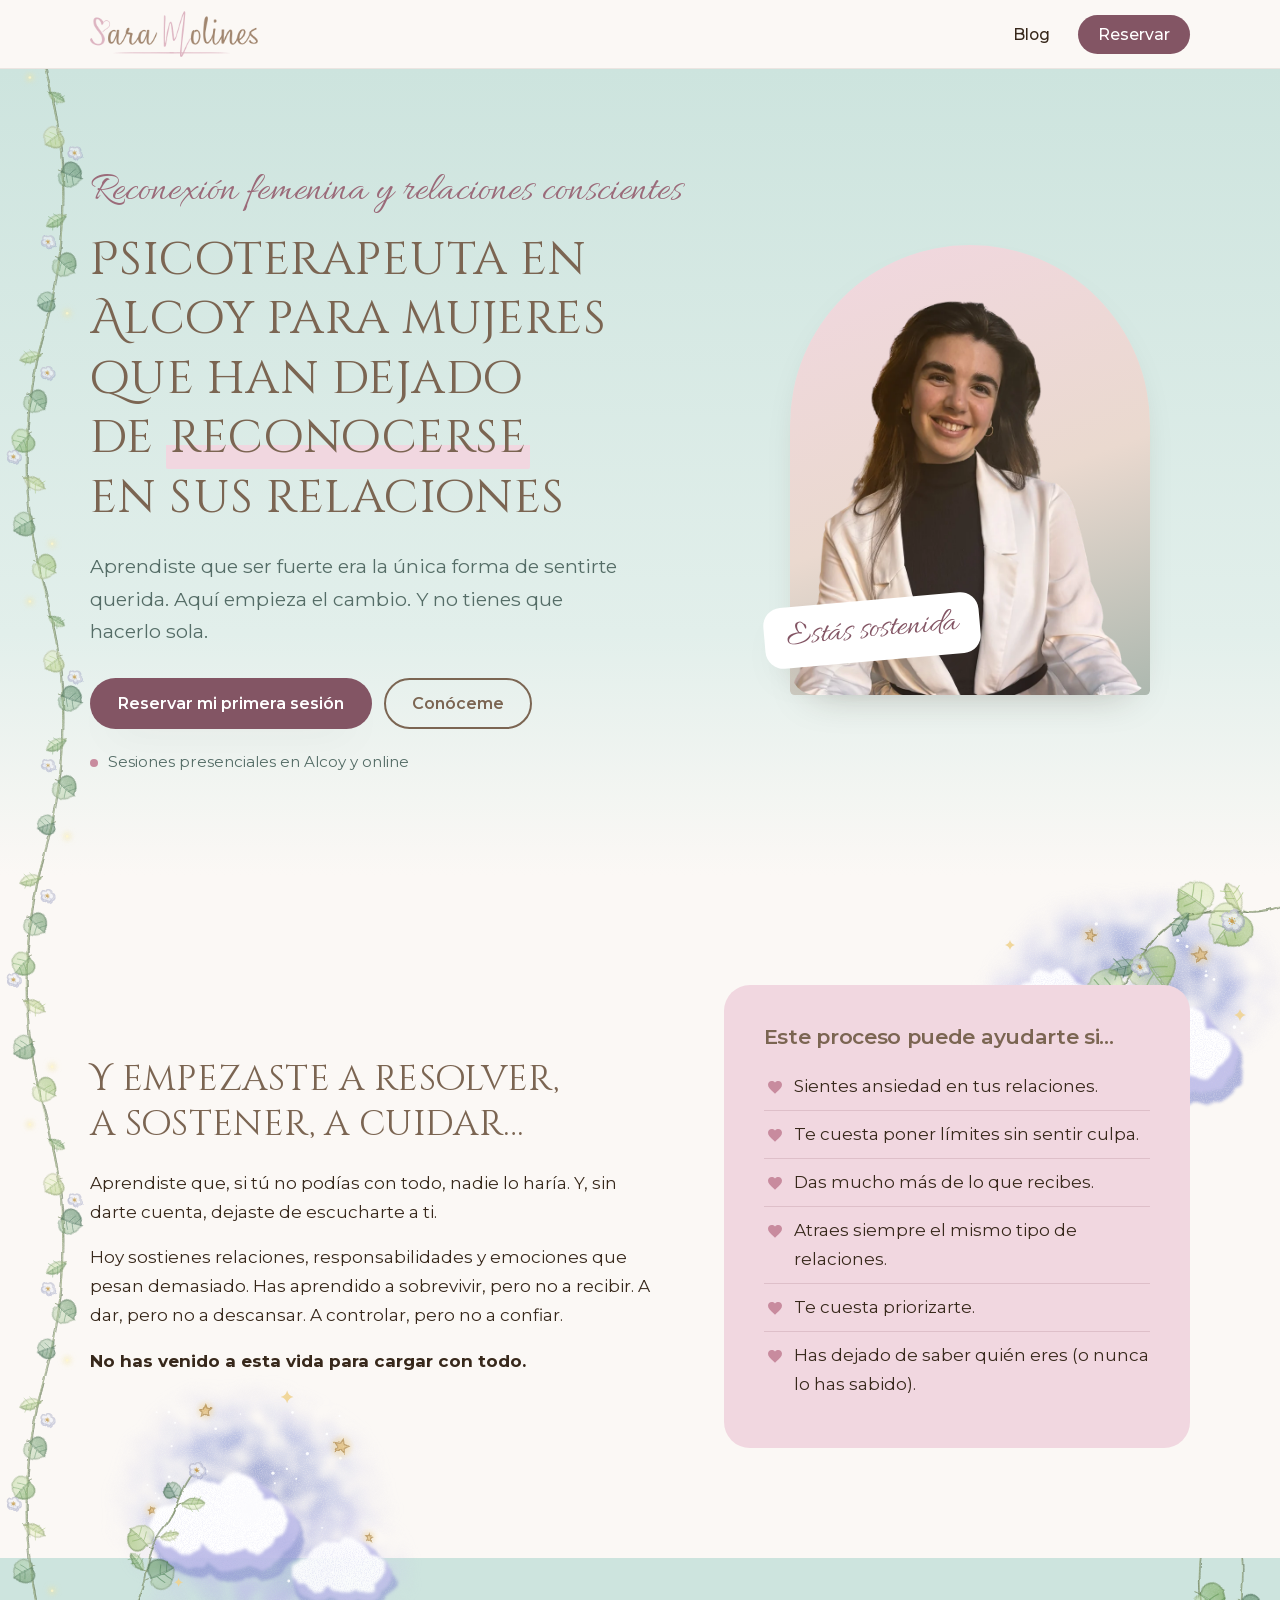
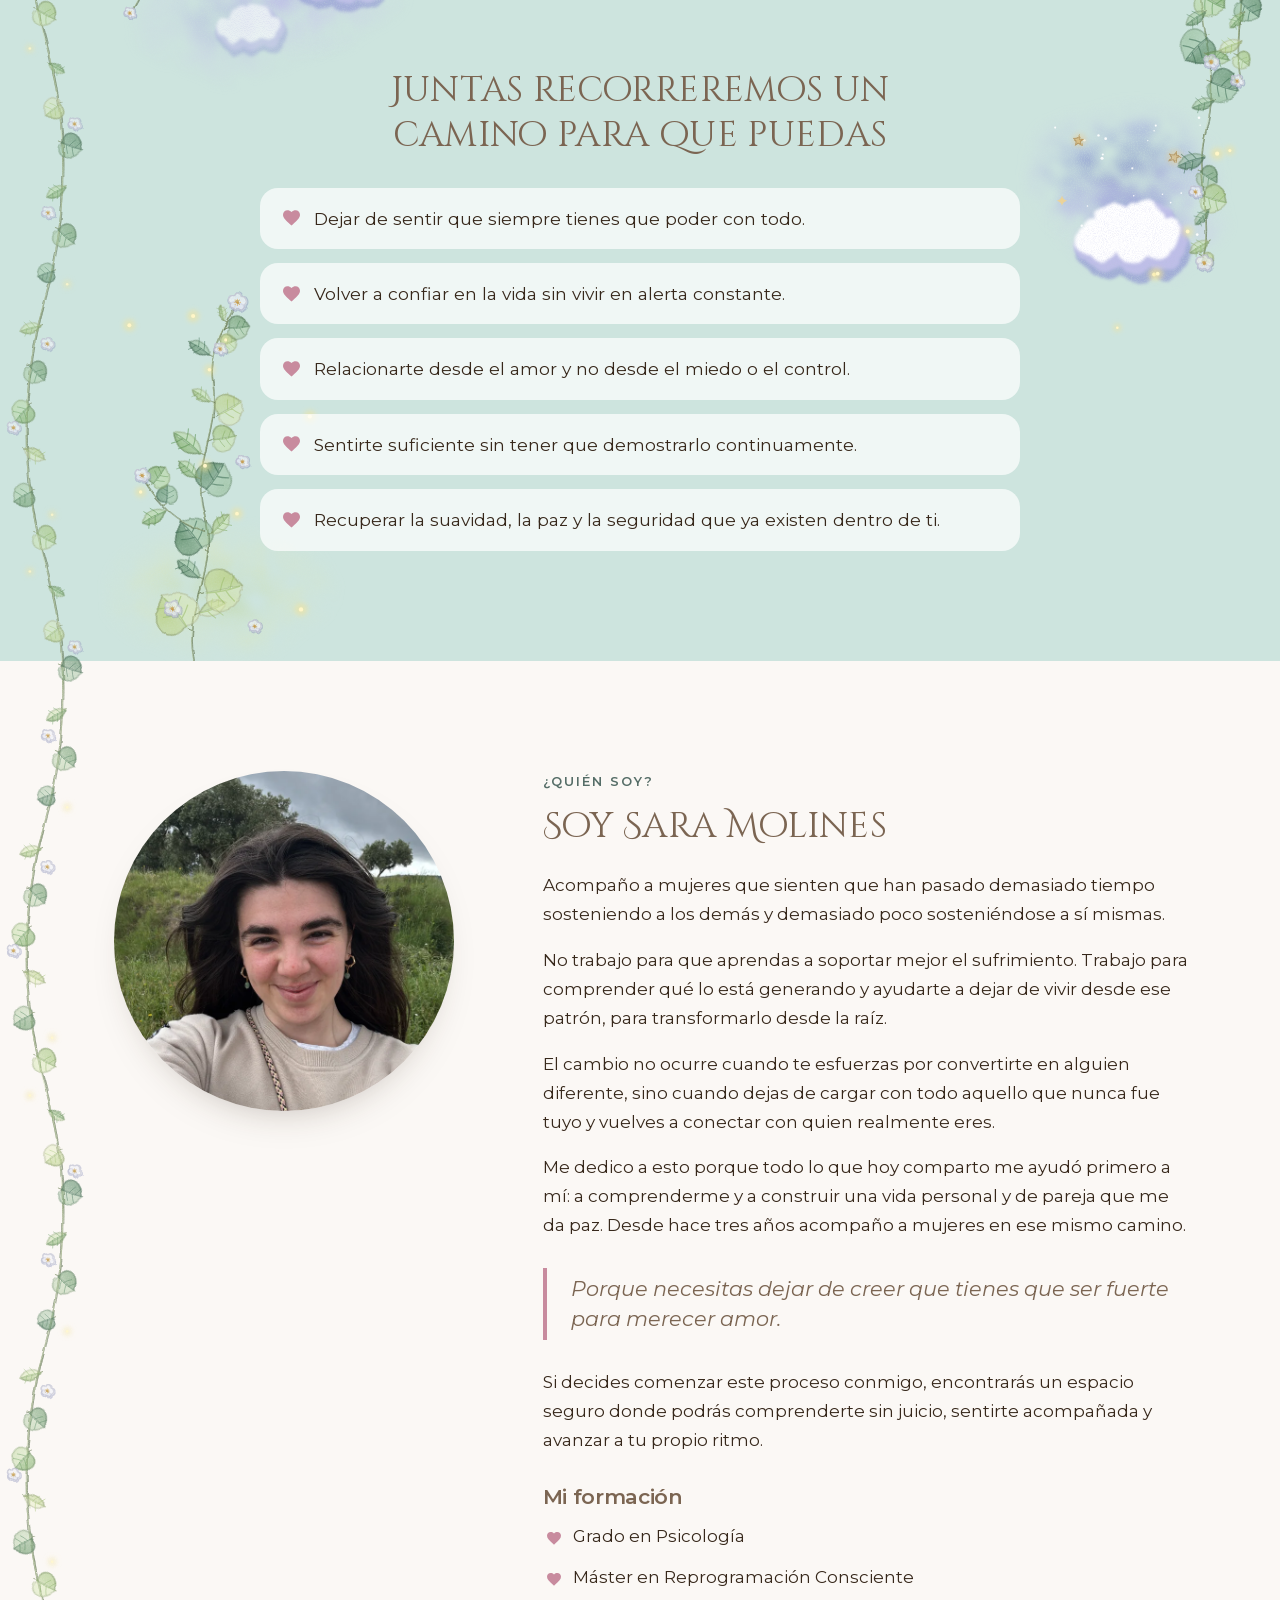
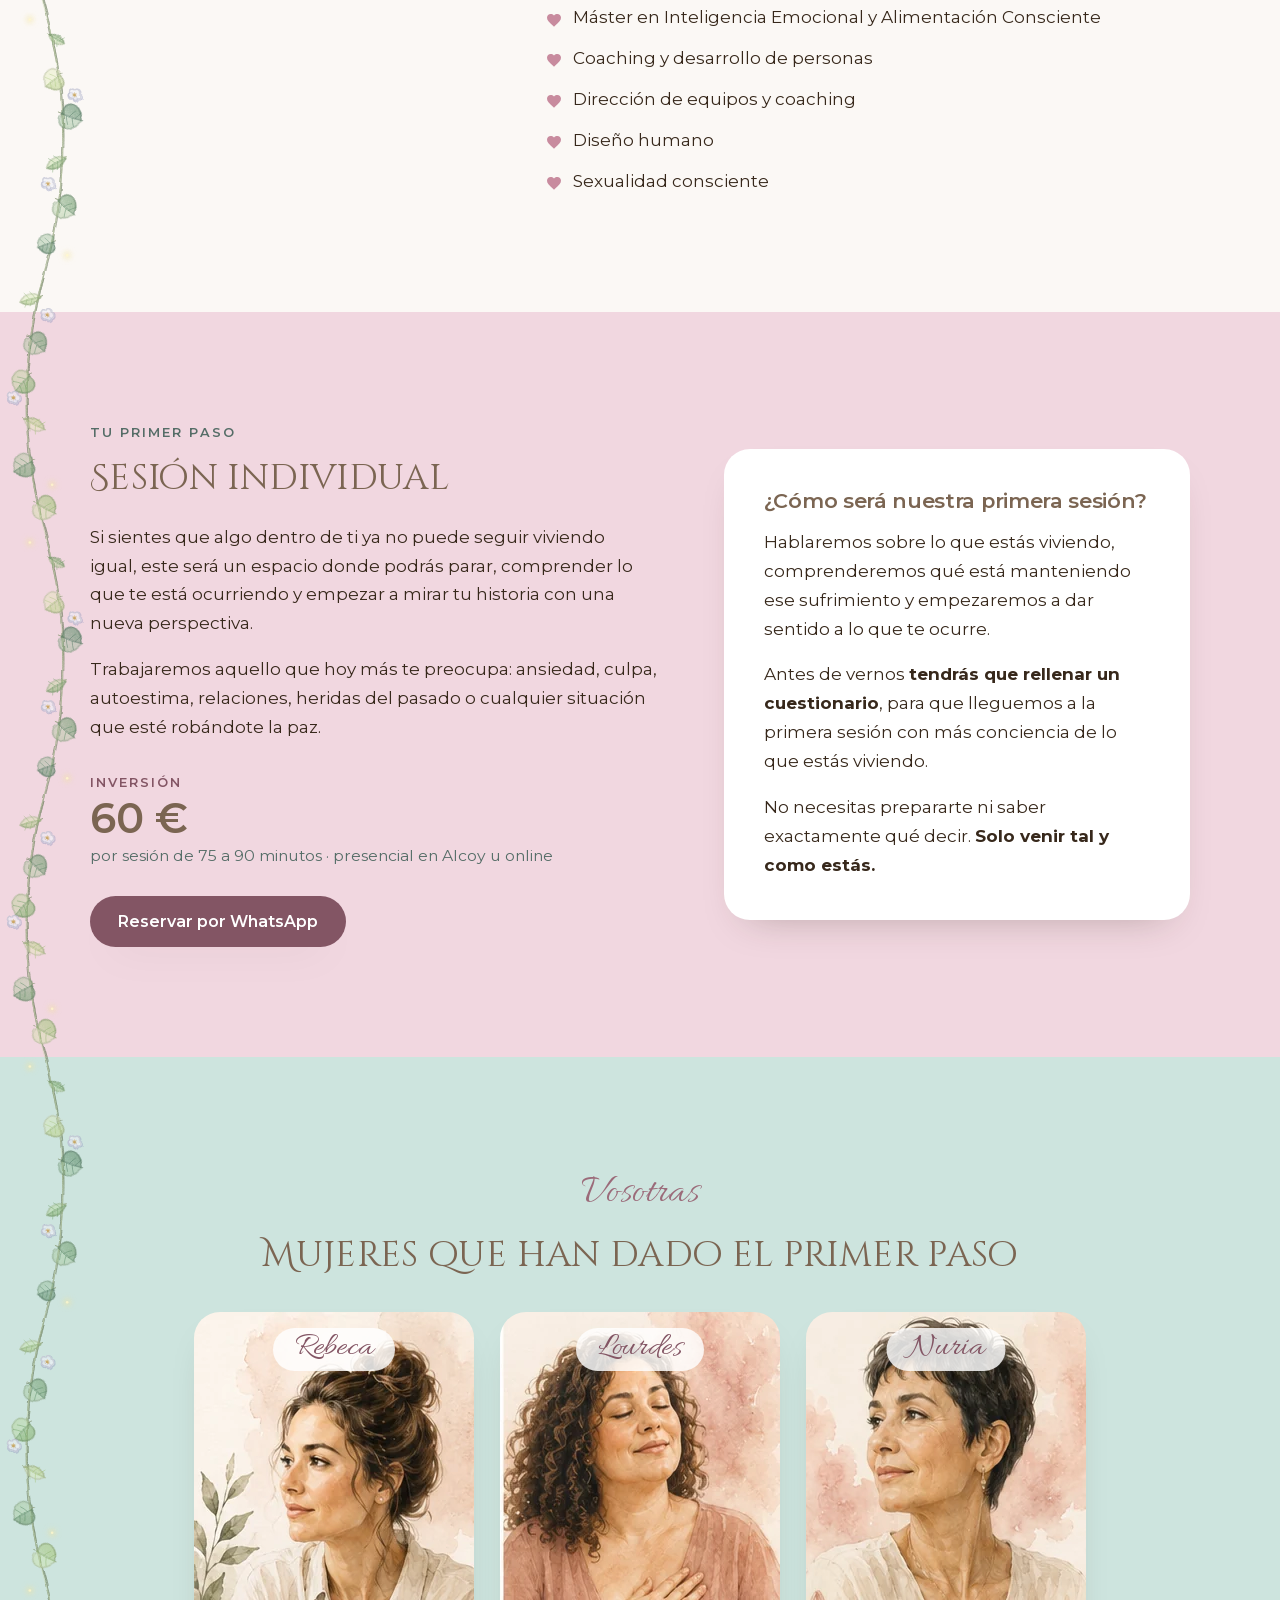
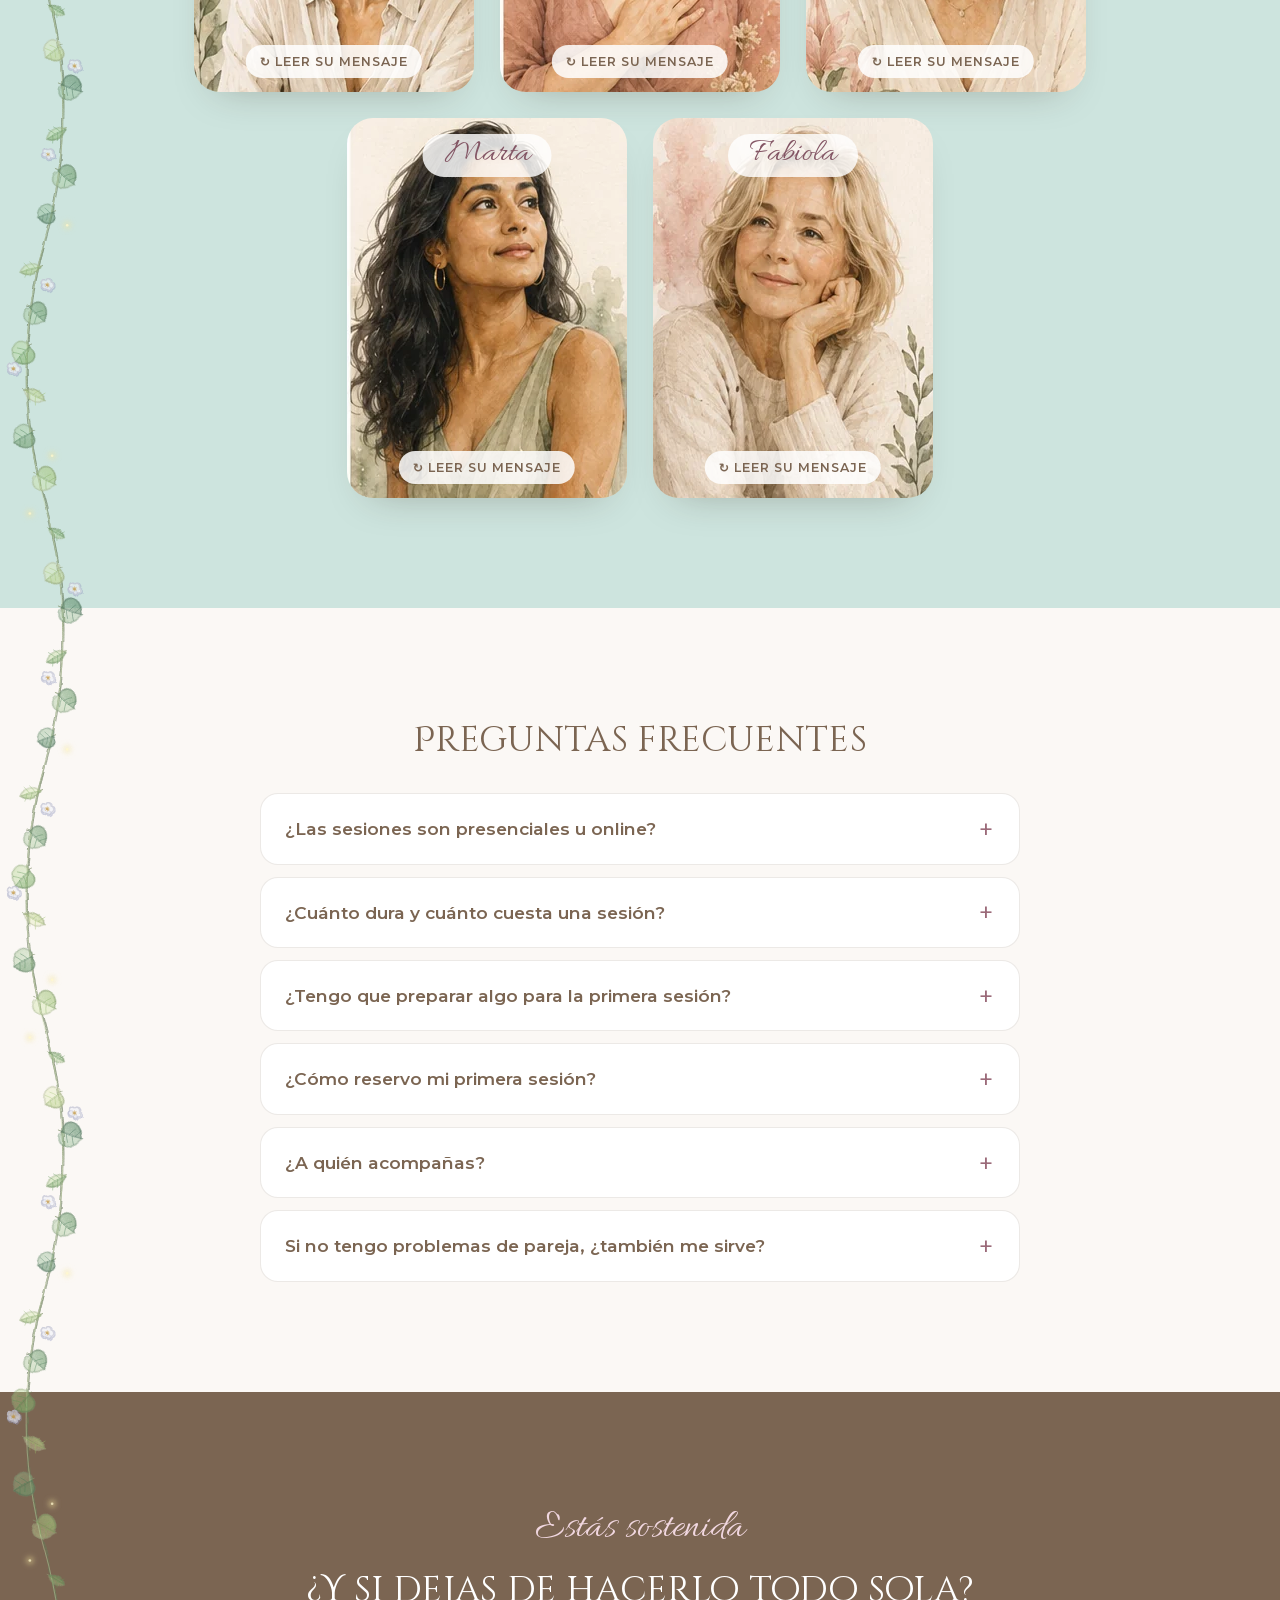
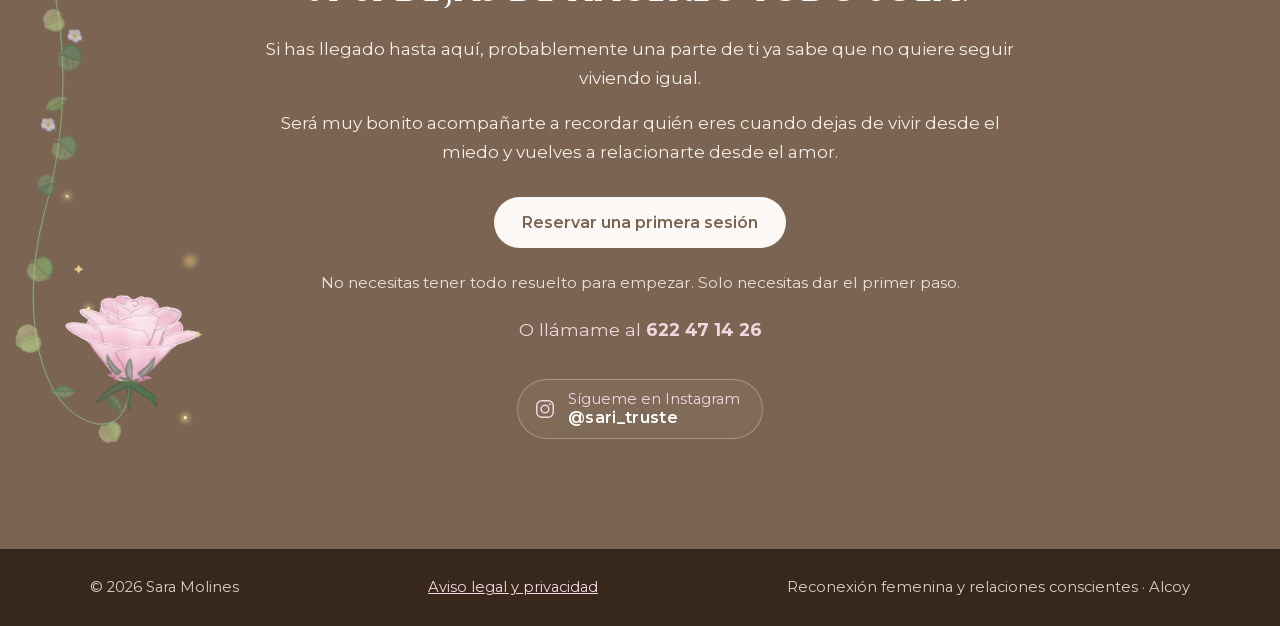
<file: index.html>
<!DOCTYPE html>
<html lang="es">
<head>
  <meta charset="UTF-8">
  <meta name="viewport" content="width=device-width, initial-scale=1.0">
  <title>Sara Molines · Psicóloga y psicoterapeuta para mujeres en Alcoy y online</title>
  <meta name="description" content="Soy Sara Molines, psicóloga y psicoterapeuta en Alcoy. Acompaño a mujeres en su reconexión femenina y en sus relaciones: ansiedad, límites, culpa y autoestima. Sesiones presenciales y online.">
  <meta name="author" content="Sara Molines">
  <link rel="canonical" href="https://saramolines.com/">

  <!-- Cómo se ve la web al compartirla en redes -->
  <meta property="og:type" content="website">
  <meta property="og:title" content="Sara Molines · Psicóloga y psicoterapeuta en Alcoy y online">
  <meta property="og:description" content="Reconexión femenina y relaciones conscientes. Aquí empieza el cambio. Y no tienes que hacerlo sola.">
  <meta property="og:url" content="https://saramolines.com/">
  <meta property="og:image" content="https://saramolines.com/img/compartir.png">
  <meta property="og:image:width" content="1200">
  <meta property="og:image:height" content="630">
  <meta name="twitter:card" content="summary_large_image">
  <meta property="og:locale" content="es_ES">

  <!-- Ficha para Google: quién es Sara y qué ofrece -->
  <script type="application/ld+json">
  {
    "@context": "https://schema.org",
    "@graph": [
      {
        "@type": "Person",
        "@id": "https://saramolines.com/#sara",
        "name": "Sara Molines",
        "url": "https://saramolines.com/",
        "jobTitle": ["Psicóloga", "Psicoterapeuta"],
        "description": "Psicóloga y psicoterapeuta en Alcoy. Acompaña a mujeres en su reconexión femenina y en sus relaciones.",
        "address": { "@type": "PostalAddress", "addressLocality": "Alcoy", "addressRegion": "Alicante", "addressCountry": "ES" },
        "telephone": "+34622471426",
        "knowsAbout": ["Psicoterapia", "Psicología", "Relaciones de pareja", "Ansiedad", "Autoestima", "Límites personales", "Heridas de la infancia", "Reconexión femenina", "Terapia para mujeres"],
        "sameAs": ["https://www.instagram.com/sari_truste/"]
      },
      {
        "@type": "ProfessionalService",
        "@id": "https://saramolines.com/#consulta",
        "name": "Sara Molines · Psicóloga y psicoterapeuta en Alcoy",
        "url": "https://saramolines.com/",
        "description": "Psicóloga para mujeres: sesiones individuales de psicoterapia y reconexión femenina, presenciales en Alcoy y online.",
        "address": { "@type": "PostalAddress", "addressLocality": "Alcoy", "addressRegion": "Alicante", "addressCountry": "ES" },
        "telephone": "+34622471426",
        "priceRange": "60 €",
        "areaServed": [{ "@type": "City", "name": "Alcoy" }, { "@type": "Country", "name": "España" }],
        "availableLanguage": "es",
        "founder": { "@id": "https://saramolines.com/#sara" }
      }
    ]
  }
  </script>
  <!-- ROBOT:FAQ-GOOGLE:INICIO -->
  <!-- ROBOT:FAQ-GOOGLE:FIN -->

  <link rel="icon" href="img/icono-64.png" type="image/png">
  <link rel="apple-touch-icon" href="img/icono-180.png">
  <link rel="stylesheet" href="estilos.css">
</head>
<body>
  <a class="saltar-contenido" href="#contenido">Saltar al contenido</a>

  <header class="cabecera">
    <div class="contenedor">
      <a href="index.html" class="logo"><img src="img/logo-sara-molines.png" width="470" height="130" alt="Sara Molines"></a>
      <ul class="menu">
        <li><a href="blog/index.html" data-texto="blog.menu">Blog</a></li>
        <li><a href="https://wa.link/obq01p" class="menu-destacado" target="_blank" rel="noopener">Reservar</a></li>
      </ul>
    </div>
  </header>

  <main id="contenido" tabindex="-1">
    <!-- Enredadera de fondo: baja por el margen y termina en una flor rosa al final de la página -->
    <div class="enredadera" aria-hidden="true">
      <div class="enredadera-tallo"></div>
      <img class="enredadera-flor" src="img/flor-final.svg" width="260" height="300" alt="" loading="lazy">
    </div>

    <!-- PORTADA -->
    <section class="portada" id="inicio">
      <div class="contenedor portada-rejilla">
        <div class="portada-texto">
          <p class="manuscrita" data-texto="portada.lema">Reconexión femenina y relaciones conscientes</p>
          <h1 data-texto="portada.titulo">Psicoterapeuta en Alcoy para mujeres que han dejado de <span class="resaltado">reconocerse</span> en sus relaciones</h1>
          <p class="entradilla" data-texto="portada.entradilla">Aprendiste que ser fuerte era la única forma de sentirte querida. Aquí empieza el cambio. Y no tienes que hacerlo sola.</p>
          <div class="botones">
            <a href="https://wa.link/obq01p" class="boton boton-principal" target="_blank" rel="noopener" data-texto="portada.boton-principal">Reservar mi primera sesión</a>
            <a href="#sobre-mi" class="boton boton-secundario" data-texto="portada.boton-secundario">Conóceme</a>
          </div>
          <p class="portada-modalidad" data-texto="portada.modalidad">Sesiones presenciales en Alcoy y online</p>
        </div>
        <div class="portada-foto">
          <div class="foto-arco foto-recorte">
            <img src="img/sara-portada.webp" width="820" height="900" alt="Sara Molines, psicóloga y psicoterapeuta en Alcoy, sonriendo con americana blanca" fetchpriority="high">
          </div>
          <p class="nota-manuscrita" data-texto="portada.nota">Estás sostenida</p>
        </div>
      </div>
    </section>

    <!-- PARA TI -->
    <section class="seccion" id="para-ti">
      <div class="contenedor dos-columnas">
        <div class="aparece">
          <h2 data-texto="historia.titulo">Y empezaste a resolver, a sostener, a cuidar…</h2>
          <div class="texto-largo" data-texto="historia.texto" data-formato="parrafos">
            <p>Aprendiste que, si tú no podías con todo, nadie lo haría. Y, sin darte cuenta, dejaste de escucharte a ti.</p>
            <p>Hoy sostienes relaciones, responsabilidades y emociones que pesan demasiado. Has aprendido a sobrevivir, pero no a recibir. A dar, pero no a descansar. A controlar, pero no a confiar.</p>
            <p><strong>No has venido a esta vida para cargar con todo.</strong></p>
          </div>
        </div>
        <aside class="tarjeta tarjeta-rosa aparece">
          <h3 data-texto="ayuda.titulo">Este proceso puede ayudarte si…</h3>
          <ul class="lista-suave" data-texto="ayuda.lista" data-formato="lista">
            <li>Sientes ansiedad en tus relaciones.</li>
            <li>Te cuesta poner límites sin sentir culpa.</li>
            <li>Das mucho más de lo que recibes.</li>
            <li>Atraes siempre el mismo tipo de relaciones.</li>
            <li>Te cuesta priorizarte.</li>
            <li>Has dejado de saber quién eres (o nunca lo has sabido).</li>
          </ul>
        </aside>
      </div>
    </section>

    <!-- EL CAMINO -->
    <section class="seccion seccion-menta" id="el-camino">
      <div class="contenedor contenedor-estrecho centrado aparece">
        <h2 data-texto="camino.titulo">Juntas recorreremos un camino para que puedas</h2>
        <ul class="lista-camino" data-texto="camino.lista" data-formato="lista">
          <li>Dejar de sentir que siempre tienes que poder con todo.</li>
          <li>Volver a confiar en la vida sin vivir en alerta constante.</li>
          <li>Relacionarte desde el amor y no desde el miedo o el control.</li>
          <li>Sentirte suficiente sin tener que demostrarlo continuamente.</li>
          <li>Recuperar la suavidad, la paz y la seguridad que ya existen dentro de ti.</li>
        </ul>
      </div>
    </section>

    <!-- SOBRE MÍ -->
    <section class="seccion" id="sobre-mi">
      <div class="contenedor dos-columnas dos-columnas-foto">
        <div class="sobre-foto aparece">
          <img class="foto-redonda" src="img/sara-sobre-mi.webp" width="720" height="720" alt="Sara Molines al aire libre, sonriendo" loading="lazy">
        </div>
        <div class="aparece">
          <p class="etiqueta" data-texto="sobre.etiqueta">¿Quién soy?</p>
          <h2 data-texto="sobre.titulo">Soy Sara Molines</h2>
          <div class="texto-largo" data-texto="sobre.texto" data-formato="parrafos">
            <p>Acompaño a mujeres que sienten que han pasado demasiado tiempo sosteniendo a los demás y demasiado poco sosteniéndose a sí mismas.</p>
            <p>No trabajo para que aprendas a soportar mejor el sufrimiento. Trabajo para comprender qué lo está generando y ayudarte a dejar de vivir desde ese patrón, para transformarlo desde la raíz.</p>
            <p>El cambio no ocurre cuando te esfuerzas por convertirte en alguien diferente, sino cuando dejas de cargar con todo aquello que nunca fue tuyo y vuelves a conectar con quien realmente eres.</p>
            <p>Me dedico a esto porque todo lo que hoy comparto me ayudó primero a mí: a comprenderme y a construir una vida personal y de pareja que me da paz. Desde hace tres años acompaño a mujeres en ese mismo camino.</p>
          </div>
          <blockquote class="cita" data-texto="sobre.cita">Porque necesitas dejar de creer que tienes que ser fuerte para merecer amor.</blockquote>
          <p data-texto="sobre.espacio">Si decides comenzar este proceso conmigo, encontrarás un espacio seguro donde podrás comprenderte sin juicio, sentirte acompañada y avanzar a tu propio ritmo.</p>
          <div class="formacion">
            <h3 data-texto="sobre.formacion-titulo">Mi formación</h3>
            <ul class="lista-suave" data-texto="sobre.formacion" data-formato="lista">
              <li>Grado en Psicología</li>
              <li>Máster en Reprogramación Consciente</li>
              <li>Máster en Inteligencia Emocional y Alimentación Consciente</li>
              <li>Coaching y desarrollo de personas</li>
              <li>Dirección de equipos y coaching</li>
              <li>Diseño humano</li>
              <li>Sexualidad consciente</li>
            </ul>
          </div>
        </div>
      </div>
    </section>

    <!-- SESIÓN INDIVIDUAL -->
    <section class="seccion seccion-rosa" id="sesion">
      <div class="contenedor dos-columnas">
        <div class="aparece">
          <p class="etiqueta" data-texto="sesion.etiqueta">Tu primer paso</p>
          <h2 data-texto="sesion.titulo">Sesión individual</h2>
          <div class="texto-largo" data-texto="sesion.texto" data-formato="parrafos">
            <p>Si sientes que algo dentro de ti ya no puede seguir viviendo igual, este será un espacio donde podrás parar, comprender lo que te está ocurriendo y empezar a mirar tu historia con una nueva perspectiva.</p>
            <p>Trabajaremos aquello que hoy más te preocupa: ansiedad, culpa, autoestima, relaciones, heridas del pasado o cualquier situación que esté robándote la paz.</p>
          </div>
          <div class="precio">
            <span class="precio-etiqueta" data-texto="sesion.precio-etiqueta">Inversión</span>
            <strong data-texto="sesion.precio">60 €</strong>
            <span class="precio-nota" data-texto="sesion.precio-nota">por sesión de 75 a 90 minutos · presencial en Alcoy u online</span>
          </div>
          <a href="https://wa.link/obq01p" class="boton boton-principal" target="_blank" rel="noopener" data-texto="sesion.boton">Reservar por WhatsApp</a>
        </div>
        <aside class="tarjeta tarjeta-blanca aparece">
          <h3 data-texto="primera.titulo">¿Cómo será nuestra primera sesión?</h3>
          <div class="texto-largo" data-texto="primera.texto" data-formato="parrafos">
            <p>Hablaremos sobre lo que estás viviendo, comprenderemos qué está manteniendo ese sufrimiento y empezaremos a dar sentido a lo que te ocurre.</p>
            <p>Antes de vernos <strong>tendrás que rellenar un cuestionario</strong>, para que lleguemos a la primera sesión con más conciencia de lo que estás viviendo.</p>
            <p>No necesitas prepararte ni saber exactamente qué decir. <strong>Solo venir tal y como estás.</strong></p>
          </div>
        </aside>
      </div>
    </section>

    <!-- TESTIMONIOS: tarjetas con las capturas reales de WhatsApp (imágenes en img/testimonios). El robot ya no toca esta sección. -->
    <section class="seccion seccion-menta" id="testimonios">
      <div class="contenedor centrado aparece">
        <p class="manuscrita" data-texto="testimonios.etiqueta">Vosotras</p>
        <h2 data-texto="testimonios.titulo">Mujeres que han dado el primer paso</h2>
        <ul class="testimonios-tarjetas">
          <li>
            <button class="tarjeta-giro" type="button" aria-pressed="false">
              <span class="tarjeta-cara tarjeta-frente">
                <img src="img/testimonios/avatar-rebeca.webp" width="280" height="466" alt="" loading="lazy">
                <span class="tarjeta-nombre">Rebeca</span>
                <span class="tarjeta-pista">Leer su mensaje</span>
              </span>
              <span class="tarjeta-cara tarjeta-dorso" style="--fondo: url(img/testimonios/avatar-rebeca.webp)">
                <img class="tarjeta-mensaje" src="img/testimonios/mensaje-rebeca.webp" width="590" height="675" loading="lazy" alt="Mensaje de WhatsApp de Rebeca a Sara: «Gracias Sara, es extraño pero me siento como más tranquila. No tiene sentido porque se ha removido muchas cosas, pero me siento como tranquila. Como que lo que estoy viviendo con mi pareja tiene menos peso, que me siento como yo conmigo protegida y querida y nada de fuera me puede afectar. Es algo extraño, no consigo entender y expresar bien que ha sido. Es como que me tengo a mí. Como una conexión que me hace sentir segura y fuerte. Qué raro no? Gracias Sara por ayudarme porque estoy cansada de vivir tan en baja consciencia y sufrir tanto.»">
              </span>
            </button>
          </li>
          <li>
            <button class="tarjeta-giro" type="button" aria-pressed="false">
              <span class="tarjeta-cara tarjeta-frente">
                <img src="img/testimonios/avatar-lourdes.webp" width="280" height="466" alt="" loading="lazy">
                <span class="tarjeta-nombre">Lourdes</span>
                <span class="tarjeta-pista">Leer su mensaje</span>
              </span>
              <span class="tarjeta-cara tarjeta-dorso" style="--fondo: url(img/testimonios/avatar-lourdes.webp)">
                <img class="tarjeta-mensaje" src="img/testimonios/mensaje-lourdes.webp" width="620" height="272" loading="lazy" alt="Mensaje de WhatsApp de Lourdes a Sara: «Sara, no sé qué ha pasado, es un milagro, pero gracias al trabajo contigo o bueno a raíz de ponerme en tus manos está cambiando muchas cosas en mi vida. Sobretodo con mi pareja. Tiene algún sentido?»">
              </span>
            </button>
          </li>
          <li>
            <button class="tarjeta-giro" type="button" aria-pressed="false">
              <span class="tarjeta-cara tarjeta-frente">
                <img src="img/testimonios/avatar-nuria.webp" width="280" height="466" alt="" loading="lazy">
                <span class="tarjeta-nombre">Nuria</span>
                <span class="tarjeta-pista">Leer su mensaje</span>
              </span>
              <span class="tarjeta-cara tarjeta-dorso" style="--fondo: url(img/testimonios/avatar-nuria.webp)">
                <img class="tarjeta-mensaje" src="img/testimonios/mensaje-nuria.webp" width="620" height="356" loading="lazy" alt="Mensaje de WhatsApp de Nuria a Sara: «Como dices, desde el viernes me siento diferente, es verdad, ya no tengo que ser «perfecta», y lo he sentido.»">
              </span>
            </button>
          </li>
          <li>
            <button class="tarjeta-giro" type="button" aria-pressed="false">
              <span class="tarjeta-cara tarjeta-frente">
                <img src="img/testimonios/avatar-marta.webp" width="280" height="466" alt="" loading="lazy">
                <span class="tarjeta-nombre">Marta</span>
                <span class="tarjeta-pista">Leer su mensaje</span>
              </span>
              <span class="tarjeta-cara tarjeta-dorso" style="--fondo: url(img/testimonios/avatar-marta.webp)">
                <img class="tarjeta-mensaje" src="img/testimonios/mensaje-marta.webp" width="505" height="248" loading="lazy" alt="Mensaje de WhatsApp de Marta a Sara: «Gracias desde lo más profundo de mi ser Sara. GRACIAS. Te voy a estar toda mi vida agradecida.»">
              </span>
            </button>
          </li>
          <li>
            <button class="tarjeta-giro" type="button" aria-pressed="false">
              <span class="tarjeta-cara tarjeta-frente">
                <img src="img/testimonios/avatar-fabiola.webp" width="280" height="466" alt="" loading="lazy">
                <span class="tarjeta-nombre">Fabiola</span>
                <span class="tarjeta-pista">Leer su mensaje</span>
              </span>
              <span class="tarjeta-cara tarjeta-dorso" style="--fondo: url(img/testimonios/avatar-fabiola.webp)">
                <img class="tarjeta-mensaje" src="img/testimonios/mensaje-fabiola.webp" width="550" height="440" loading="lazy" alt="Mensaje de WhatsApp de Fabiola a Sara: «Gracias Sara por la sesiones en las que me has acompañado a estar en una estado de tranquilidad, de paz y de calma, a darme cuenta de comportamientos que tenía que ya no me funcionan y que era necesario soltarlas, a buscar formas de poder expresar emociones que las tenía dentro mío y por hacerme ver desde una perspectiva diferente a la que me había creído.»">
              </span>
            </button>
          </li>
        </ul>
      </div>
    </section>

    <!-- ÚLTIMOS ARTÍCULOS: el robot rellena esta zona cuando hay artículos publicados -->
    <!-- ROBOT:ULTIMOS:INICIO -->
    <!-- ROBOT:ULTIMOS:FIN -->

    <!-- PREGUNTAS FRECUENTES -->
    <section class="seccion" id="preguntas">
      <div class="contenedor contenedor-estrecho aparece">
        <h2 class="centrado" data-texto="faq.titulo">Preguntas frecuentes</h2>
        <div class="preguntas">
          <details>
            <summary data-texto="faq.1.pregunta">¿Las sesiones son presenciales u online?</summary>
            <p data-texto="faq.1.respuesta">Como tú prefieras. Podemos vernos en persona en Alcoy o por videollamada (Google Meet), desde donde estés.</p>
          </details>
          <details>
            <summary data-texto="faq.2.pregunta">¿Cuánto dura y cuánto cuesta una sesión?</summary>
            <p data-texto="faq.2.respuesta">Cada sesión dura entre 75 y 90 minutos y tiene una inversión de 60 €.</p>
          </details>
          <details>
            <summary data-texto="faq.3.pregunta">¿Tengo que preparar algo para la primera sesión?</summary>
            <p data-texto="faq.3.respuesta">Solo rellenar el cuestionario que te enviaré antes de vernos. Nada más: no necesitas prepararte ni saber exactamente qué decir.</p>
          </details>
          <details>
            <summary data-texto="faq.4.pregunta">¿Cómo reservo mi primera sesión?</summary>
            <p data-texto="faq.4.respuesta">Escríbeme por WhatsApp y buscamos juntas el día y la hora que mejor te vengan.</p>
          </details>
          <details>
            <summary data-texto="faq.5.pregunta">¿A quién acompañas?</summary>
            <p data-texto="faq.5.respuesta">Principalmente a mujeres, desde la adolescencia hasta los 65 años.</p>
          </details>
          <details>
            <summary data-texto="faq.6.pregunta">Si no tengo problemas de pareja, ¿también me sirve?</summary>
            <p data-texto="faq.6.respuesta">Sí. Mi acompañamiento está especializado en mujeres, sea cual sea lo que estés viviendo: ansiedad, culpa, autoestima, límites, heridas del pasado o cualquier situación que te esté robando la paz.</p>
          </details>
        </div>
      </div>
    </section>

    <!-- CONTACTO -->
    <section class="seccion seccion-topo" id="contacto">
      <div class="contenedor contenedor-estrecho centrado aparece">
        <p class="manuscrita manuscrita-clara" data-texto="contacto.nota">Estás sostenida</p>
        <h2 data-texto="contacto.titulo">¿Y si dejas de hacerlo todo sola?</h2>
        <div class="texto-largo" data-texto="contacto.texto" data-formato="parrafos">
          <p>Si has llegado hasta aquí, probablemente una parte de ti ya sabe que no quiere seguir viviendo igual.</p>
          <p>Será muy bonito acompañarte a recordar quién eres cuando dejas de vivir desde el miedo y vuelves a relacionarte desde el amor.</p>
        </div>
        <div class="botones botones-centro">
          <a href="https://wa.link/obq01p" class="boton boton-claro" target="_blank" rel="noopener" data-texto="contacto.boton">Reservar una primera sesión</a>
        </div>
        <p class="contacto-pie" data-texto="contacto.pie-boton">No necesitas tener todo resuelto para empezar. Solo necesitas dar el primer paso.</p>
        <p class="contacto-telefono"><a href="tel:+34622471426" data-texto="contacto.telefono">O llámame al <strong>622 47 14 26</strong></a></p>
        <a class="enlace-instagram" href="https://www.instagram.com/sari_truste/" target="_blank" rel="noopener">
          <svg class="enlace-instagram-icono" viewBox="0 0 24 24" width="22" height="22" aria-hidden="true"><rect x="3" y="3" width="18" height="18" rx="5.5" fill="none" stroke="currentColor" stroke-width="1.6"/><circle cx="12" cy="12" r="4.2" fill="none" stroke="currentColor" stroke-width="1.6"/><circle cx="17.3" cy="6.7" r="1.1" fill="currentColor"/></svg>
          <span class="enlace-instagram-texto"><span data-texto="contacto.instagram">Sígueme en Instagram</span><span class="enlace-instagram-usuario">@sari_truste</span></span>
        </a>
      </div>
    </section>
  </main>

  <footer class="pie">
    <div class="contenedor">
      <span>© 2026 Sara Molines</span>
      <a href="aviso-legal/index.html">Aviso legal y privacidad</a>
      <span data-texto="pie.frase">Reconexión femenina y relaciones conscientes · Alcoy</span>
    </div>
  </footer>

  <script src="textos.js"></script>
  <script src="script.js"></script>
</body>
</html>
</file>
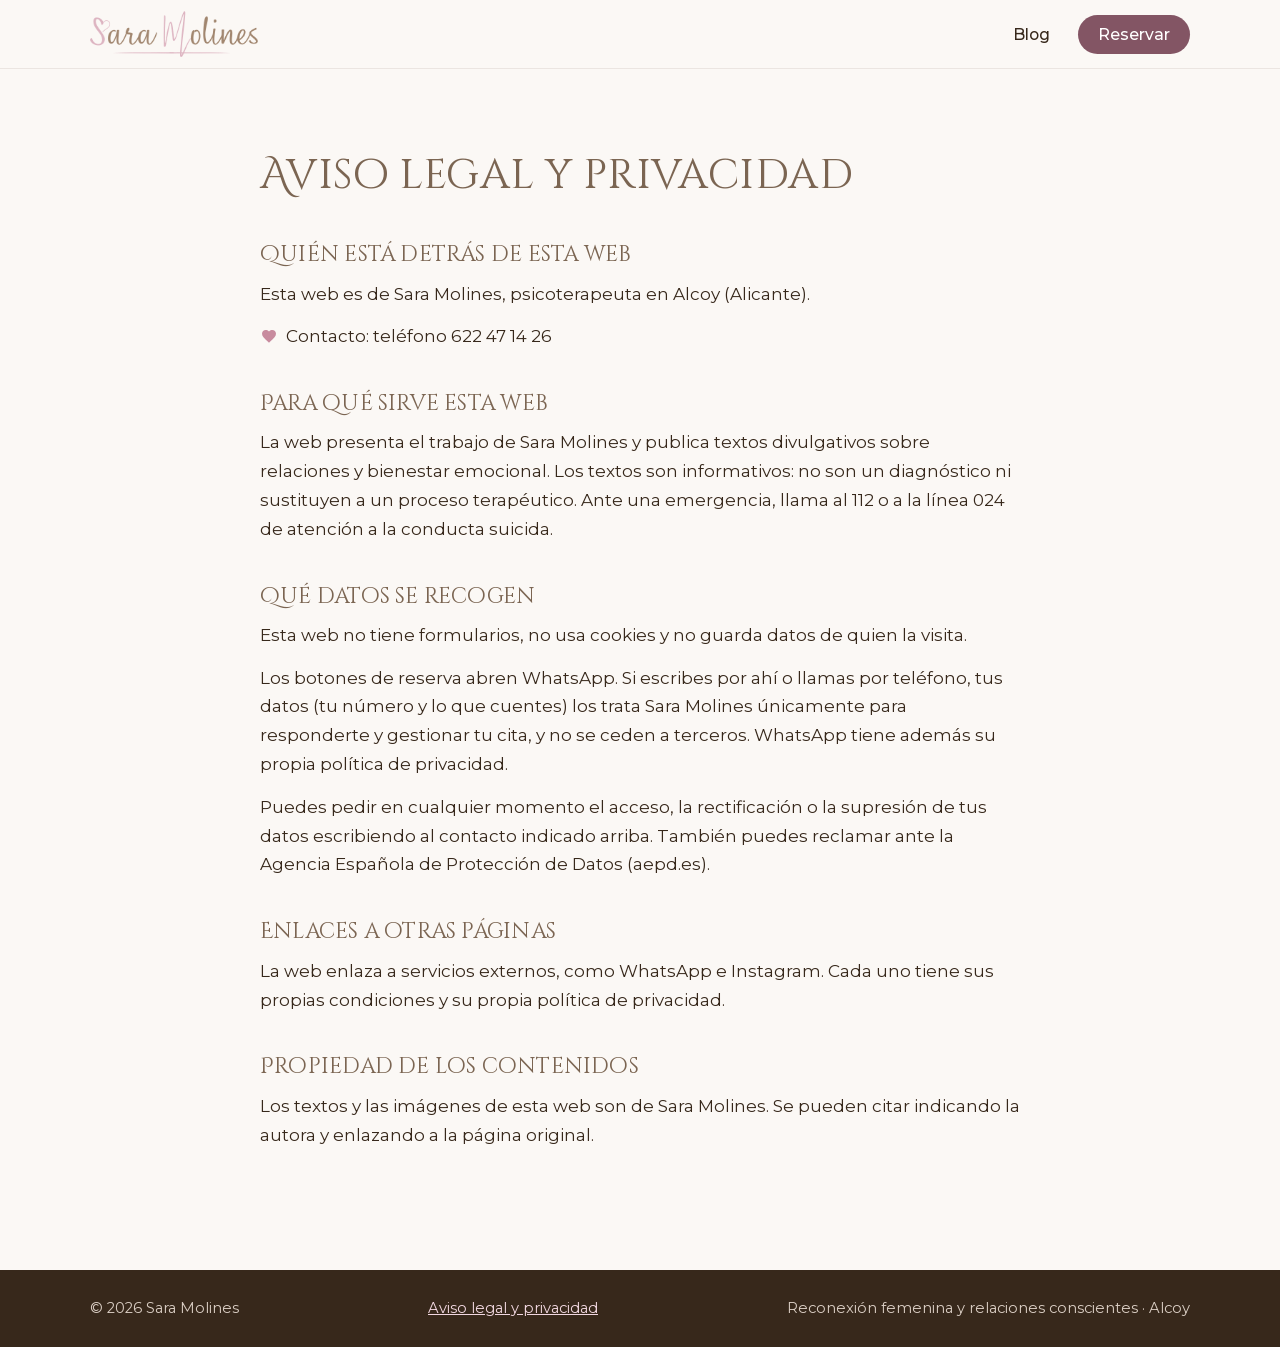
<file: aviso-legal/index.html>
<!DOCTYPE html>
<html lang="es">
<head>
  <meta charset="UTF-8">
  <meta name="viewport" content="width=device-width, initial-scale=1.0">
  <title>Aviso legal y privacidad · Sara Molines</title>
  <meta name="description" content="Aviso legal y política de privacidad de la web de Sara Molines, psicóloga y psicoterapeuta en Alcoy.">
  <link rel="canonical" href="https://saramolines.com/aviso-legal/">
  <link rel="icon" href="../img/icono-64.png" type="image/png">
  <link rel="apple-touch-icon" href="../img/icono-180.png">
  <link rel="stylesheet" href="../estilos.css">
</head>
<body>
  <a class="saltar-contenido" href="#contenido">Saltar al contenido</a>

  <header class="cabecera">
    <div class="contenedor">
      <a href="../index.html" class="logo"><img src="../img/logo-sara-molines.png" width="470" height="130" alt="Sara Molines"></a>
      <ul class="menu">
        <li><a href="../blog/index.html" data-texto="blog.menu">Blog</a></li>
        <li><a href="https://wa.link/obq01p" class="menu-destacado" target="_blank" rel="noopener">Reservar</a></li>
      </ul>
    </div>
  </header>

  <!-- Sin NIF ni dirección por decisión de Roque y Sara (13/11/2026). Esta página va en tercera
       persona porque identifica a la responsable (excepción a la regla de la primera persona). -->
  <main id="contenido" tabindex="-1">
    <section class="legal">
      <div class="contenedor contenedor-estrecho">
        <h1>Aviso legal y privacidad</h1>

        <h2>Quién está detrás de esta web</h2>
        <p>Esta web es de Sara Molines, psicoterapeuta en Alcoy (Alicante).</p>
        <ul>
          <li>Contacto: teléfono 622 47 14 26</li>
        </ul>

        <h2>Para qué sirve esta web</h2>
        <p>La web presenta el trabajo de Sara Molines y publica textos divulgativos sobre relaciones y bienestar emocional. Los textos son informativos: no son un diagnóstico ni sustituyen a un proceso terapéutico. Ante una emergencia, llama al 112 o a la línea 024 de atención a la conducta suicida.</p>

        <h2>Qué datos se recogen</h2>
        <p>Esta web no tiene formularios, no usa cookies y no guarda datos de quien la visita.</p>
        <p>Los botones de reserva abren WhatsApp. Si escribes por ahí o llamas por teléfono, tus datos (tu número y lo que cuentes) los trata Sara Molines únicamente para responderte y gestionar tu cita, y no se ceden a terceros. WhatsApp tiene además su propia política de privacidad.</p>
        <p>Puedes pedir en cualquier momento el acceso, la rectificación o la supresión de tus datos escribiendo al contacto indicado arriba. También puedes reclamar ante la Agencia Española de Protección de Datos (aepd.es).</p>

        <h2>Enlaces a otras páginas</h2>
        <p>La web enlaza a servicios externos, como WhatsApp e Instagram. Cada uno tiene sus propias condiciones y su propia política de privacidad.</p>

        <h2>Propiedad de los contenidos</h2>
        <p>Los textos y las imágenes de esta web son de Sara Molines. Se pueden citar indicando la autora y enlazando a la página original.</p>
      </div>
    </section>
  </main>

  <footer class="pie">
    <div class="contenedor">
      <span>© 2026 Sara Molines</span>
      <a href="index.html">Aviso legal y privacidad</a>
      <span data-texto="pie.frase">Reconexión femenina y relaciones conscientes · Alcoy</span>
    </div>
  </footer>

  <script src="../textos.js"></script>
  <script src="../script.js"></script>
</body>
</html>
</file>
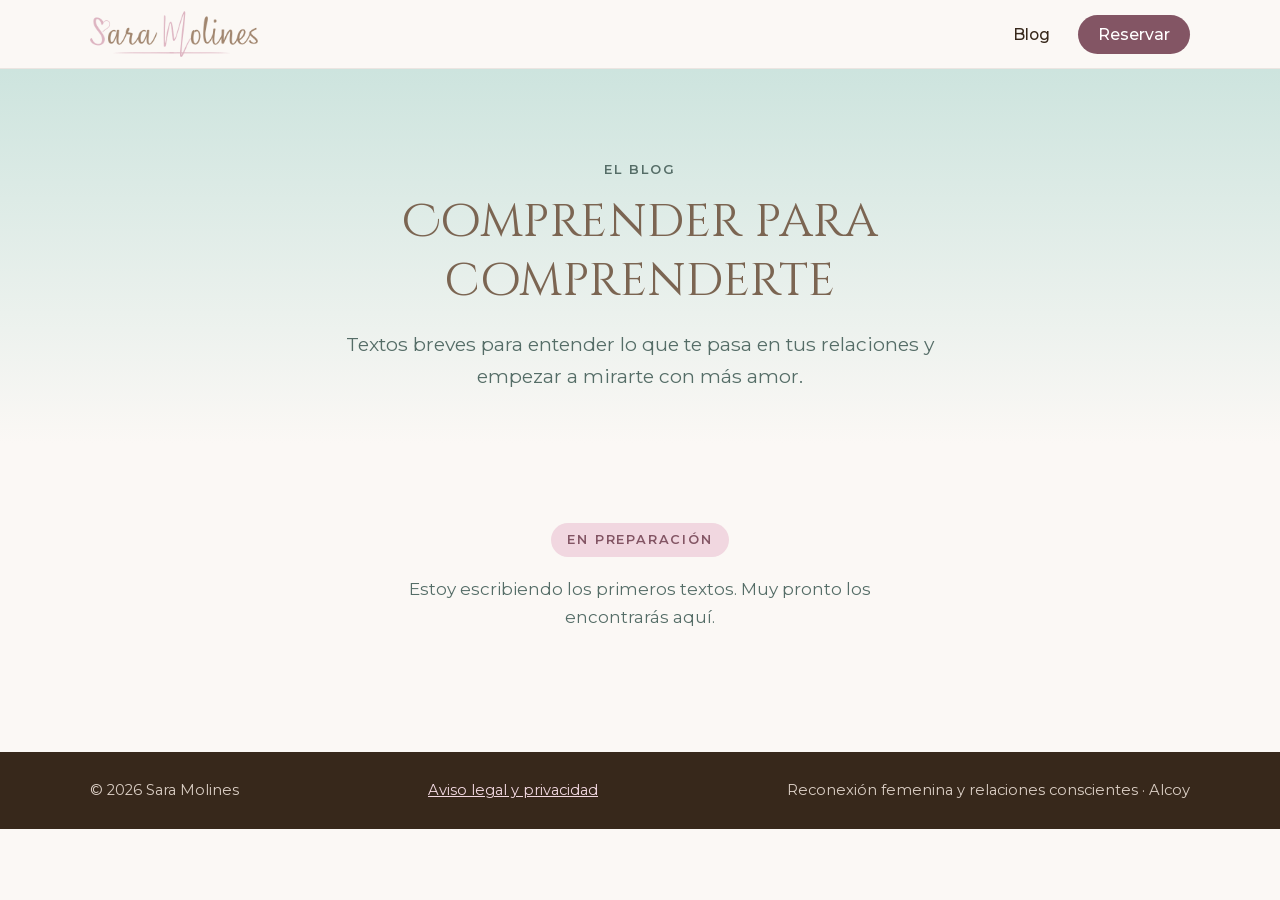
<file: blog/index.html>
<!DOCTYPE html>
<html lang="es">
<head>
  <meta charset="UTF-8">
  <meta name="viewport" content="width=device-width, initial-scale=1.0">
  <title>Comprender para comprenderte · Blog de Sara Molines, psicóloga y psicoterapeuta en Alcoy</title>
  <meta name="description" content="Textos breves de Sara Molines, psicóloga y psicoterapeuta en Alcoy, para entender lo que te pasa en tus relaciones: límites, culpa, ansiedad y autoestima.">
  <meta name="author" content="Sara Molines">
  <link rel="canonical" href="https://saramolines.com/blog/">

  <!-- Cómo se ve al compartirlo en redes -->
  <meta property="og:type" content="website">
  <meta property="og:title" content="Comprender para comprenderte · Sara Molines">
  <meta property="og:description" content="Textos breves para entender lo que te pasa en tus relaciones y empezar a mirarte con más amor.">
  <meta property="og:url" content="https://saramolines.com/blog/">
  <meta property="og:image" content="https://saramolines.com/img/compartir.png">
  <meta property="og:image:width" content="1200">
  <meta property="og:image:height" content="630">
  <meta property="og:locale" content="es_ES">
  <meta name="twitter:card" content="summary_large_image">

  <link rel="icon" href="../img/icono-64.png" type="image/png">
  <link rel="apple-touch-icon" href="../img/icono-180.png">
  <link rel="stylesheet" href="../estilos.css">
</head>
<body>
  <a class="saltar-contenido" href="#contenido">Saltar al contenido</a>

  <header class="cabecera">
    <div class="contenedor">
      <a href="../index.html" class="logo"><img src="../img/logo-sara-molines.png" width="470" height="130" alt="Sara Molines"></a>
      <ul class="menu">
        <li><a href="index.html" data-texto="blog.menu">Blog</a></li>
        <li><a href="https://wa.link/obq01p" class="menu-destacado" target="_blank" rel="noopener">Reservar</a></li>
      </ul>
    </div>
  </header>

  <main id="contenido" tabindex="-1">
    <section class="blog-portada">
      <div class="contenedor contenedor-estrecho">
        <p class="etiqueta" data-texto="blog.etiqueta">El blog</p>
        <h1 data-texto="blog.titulo">Comprender para comprenderte</h1>
        <p class="entradilla" data-texto="blog.intro">Textos breves para entender lo que te pasa en tus relaciones y empezar a mirarte con más amor.</p>
      </div>
    </section>

    <!-- ROBOT:ARTICULOS:INICIO -->
    <section class="blog-vacio">
      <div class="contenedor">
        <span class="sello" data-texto="blog.sello">En preparación</span>
        <p data-texto="blog.texto-vacio">Estoy escribiendo los primeros textos. Muy pronto los encontrarás aquí.</p>
      </div>
    </section>
    <!-- ROBOT:ARTICULOS:FIN -->
  </main>

  <footer class="pie">
    <div class="contenedor">
      <span>© 2026 Sara Molines</span>
      <a href="../aviso-legal/index.html">Aviso legal y privacidad</a>
      <span data-texto="pie.frase">Reconexión femenina y relaciones conscientes · Alcoy</span>
    </div>
  </footer>

  <script src="../textos.js"></script>
  <script src="../script.js"></script>
</body>
</html>
</file>
<file: estilos.css>
/* =====================================================================
   Web de Sara Molines · estilos
   Colores y tono sacados de su marca (ver «Memoria del proyecto» de Sara).
   ===================================================================== */

/* Tipografía alojada aquí mismo (no se usa Google Fonts). Todas con licencia SIL Open Font License.
   La guía de estilo de Sara usa Nefelibata Script (títulos), Mont (párrafos) y Amsterdam One (decorativa),
   que son de pago y no se pueden alojar en una web sin licencia. Estas son sus equivalentes libres:
   Cinzel Decorative (la propia guía la usa en sus encabezados), Montserrat y Allura. */
@font-face { font-family: 'Montserrat'; font-style: normal; font-weight: 400 700; font-display: swap; src: url(fuentes/montserrat-latin-ext.woff2) format('woff2'); unicode-range: U+0100-02BA, U+02BD-02C5, U+02C7-02CC, U+02CE-02D7, U+02DD-02FF, U+0304, U+0308, U+0329, U+1D00-1DBF, U+1E00-1E9F, U+1EF2-1EFF, U+2020, U+20A0-20AB, U+20AD-20C4, U+2113, U+2C60-2C7F, U+A720-A7FF; }
@font-face { font-family: 'Montserrat'; font-style: normal; font-weight: 400 700; font-display: swap; src: url(fuentes/montserrat-latin.woff2) format('woff2'); unicode-range: U+0000-00FF, U+0131, U+0152-0153, U+02BB-02BC, U+02C6, U+02DA, U+02DC, U+0304, U+0308, U+0329, U+2000-206F, U+20AC, U+2122, U+2191, U+2193, U+2212, U+2215, U+FEFF, U+FFFD; }
@font-face { font-family: 'Montserrat'; font-style: italic; font-weight: 400; font-display: swap; src: url(fuentes/montserrat-cursiva-latin-ext.woff2) format('woff2'); unicode-range: U+0100-02BA, U+02BD-02C5, U+02C7-02CC, U+02CE-02D7, U+02DD-02FF, U+0304, U+0308, U+0329, U+1D00-1DBF, U+1E00-1E9F, U+1EF2-1EFF, U+2020, U+20A0-20AB, U+20AD-20C4, U+2113, U+2C60-2C7F, U+A720-A7FF; }
@font-face { font-family: 'Montserrat'; font-style: italic; font-weight: 400; font-display: swap; src: url(fuentes/montserrat-cursiva-latin.woff2) format('woff2'); unicode-range: U+0000-00FF, U+0131, U+0152-0153, U+02BB-02BC, U+02C6, U+02DA, U+02DC, U+0304, U+0308, U+0329, U+2000-206F, U+20AC, U+2122, U+2191, U+2193, U+2212, U+2215, U+FEFF, U+FFFD; }
@font-face { font-family: 'Cinzel Decorative'; font-style: normal; font-weight: 400; font-display: swap; src: url(fuentes/cinzel-decorative-latin-ext.woff2) format('woff2'); unicode-range: U+0100-02BA, U+02BD-02C5, U+02C7-02CC, U+02CE-02D7, U+02DD-02FF, U+0304, U+0308, U+0329, U+1D00-1DBF, U+1E00-1E9F, U+1EF2-1EFF, U+2020, U+20A0-20AB, U+20AD-20C4, U+2113, U+2C60-2C7F, U+A720-A7FF; }
@font-face { font-family: 'Cinzel Decorative'; font-style: normal; font-weight: 400; font-display: swap; src: url(fuentes/cinzel-decorative-latin.woff2) format('woff2'); unicode-range: U+0000-00FF, U+0131, U+0152-0153, U+02BB-02BC, U+02C6, U+02DA, U+02DC, U+0304, U+0308, U+0329, U+2000-206F, U+20AC, U+2122, U+2191, U+2193, U+2212, U+2215, U+FEFF, U+FFFD; }
@font-face { font-family: 'Allura'; font-style: normal; font-weight: 400; font-display: swap; src: url(fuentes/allura-latin-ext.woff2) format('woff2'); unicode-range: U+0100-02BA, U+02BD-02C5, U+02C7-02CC, U+02CE-02D7, U+02DD-02FF, U+0304, U+0308, U+0329, U+1D00-1DBF, U+1E00-1E9F, U+1EF2-1EFF, U+2020, U+20A0-20AB, U+20AD-20C4, U+2113, U+2C60-2C7F, U+A720-A7FF; }
@font-face { font-family: 'Allura'; font-style: normal; font-weight: 400; font-display: swap; src: url(fuentes/allura-latin.woff2) format('woff2'); unicode-range: U+0000-00FF, U+0131, U+0152-0153, U+02BB-02BC, U+02C6, U+02DA, U+02DC, U+0304, U+0308, U+0329, U+2000-206F, U+20AC, U+2122, U+2191, U+2193, U+2212, U+2215, U+FEFF, U+FFFD; }

:root {
  /* Paleta de Sara */
  --menta: #cde4de;
  --salvia: #84a29a;
  --salvia-oscuro: #556d67;
  --topo: #7b6552;
  --arena: #a1866f;
  --cacao: #37281b;
  --rosa-claro: #f1d7e0;
  --rosa: #c88b9e;
  --malva: #9b6a79;
  --malva-oscuro: #835564;   /* botones: contraste suficiente con texto blanco */
  --crema: #fbf8f5;
  --blanco: #ffffff;

  --f-texto: "Montserrat", system-ui, -apple-system, "Segoe UI", sans-serif;
  --f-titulos: "Cinzel Decorative", Georgia, serif;
  --f-manuscrita: "Allura", "Snell Roundhand", cursive;

  --ancho: 1100px;
  --radio: 26px;
  --sombra: 0 18px 40px -24px rgba(55, 40, 27, .35);
}

* { box-sizing: border-box; margin: 0; padding: 0; }
html { scroll-behavior: smooth; scroll-padding-top: 84px; -webkit-text-size-adjust: 100%; }
body {
  font-family: var(--f-texto);
  font-size: 1.0625rem;
  line-height: 1.7;
  color: var(--cacao);
  background: var(--crema);
  -webkit-font-smoothing: antialiased;
}
img { max-width: 100%; height: auto; display: block; }
a { color: var(--malva-oscuro); }
a:focus-visible, button:focus-visible, summary:focus-visible, input:focus-visible {
  outline: 3px solid var(--malva); outline-offset: 3px; border-radius: 6px;
}
main:focus { outline: none; }

.saltar-contenido {
  position: absolute; left: 12px; top: -60px; z-index: 100;
  background: var(--cacao); color: var(--blanco); padding: 10px 16px; border-radius: 10px; text-decoration: none;
}
.saltar-contenido:focus { top: 12px; }

.contenedor { width: min(var(--ancho), 100% - 44px); margin-inline: auto; }
.contenedor-estrecho { width: min(760px, 100% - 44px); }
.centrado { text-align: center; }

/* ------------------------------------------------------------ títulos */
h1, h2, h3 { color: var(--topo); font-weight: 600; line-height: 1.18; letter-spacing: -0.015em; text-wrap: balance; }
h1, h2 { font-family: var(--f-titulos); font-weight: 400; line-height: 1.28; letter-spacing: .01em; }
h1 { font-size: clamp(1.9rem, 4vw, 2.9rem); }
h2 { font-size: clamp(1.6rem, 3vw, 2.2rem); margin-bottom: 22px; }
h3 { font-size: 1.3rem; margin-bottom: 14px; }
p { text-wrap: pretty; }

.etiqueta {
  font-size: .8rem; font-weight: 600; letter-spacing: .16em; text-transform: uppercase;
  color: var(--salvia-oscuro); margin-bottom: 12px;
}
.manuscrita { font-family: var(--f-manuscrita); font-size: clamp(2rem, 3.4vw, 2.5rem); color: var(--malva); line-height: 1.3; margin-bottom: 14px; }
.manuscrita-clara { color: var(--rosa-claro); }
.resaltado { background: linear-gradient(transparent 62%, var(--rosa-claro) 62%); padding: 0 .08em; border-radius: 2px; }
.entradilla { font-size: 1.2rem; color: var(--salvia-oscuro); max-width: 34em; }
.texto-largo p + p { margin-top: 1em; }

/* ------------------------------------------------------------ botones */
.botones { display: flex; flex-wrap: wrap; gap: 12px; margin-top: 30px; }
.botones-centro { justify-content: center; }
.boton {
  display: inline-block; padding: 14px 26px; border-radius: 999px; border: 2px solid transparent;
  font-family: inherit; font-size: 1rem; font-weight: 600; line-height: 1.2; text-decoration: none; cursor: pointer;
  transition: transform .2s ease, background-color .2s ease, color .2s ease, box-shadow .2s ease;
}
.boton:hover { transform: translateY(-2px); }
.boton-principal { background: var(--malva-oscuro); color: var(--blanco); box-shadow: var(--sombra); }
.boton-principal:hover { background: #6f4755; }
.boton-secundario { border-color: var(--topo); color: var(--topo); background: transparent; }
.boton-secundario:hover { background: var(--topo); color: var(--blanco); }
.boton-claro { background: var(--crema); color: var(--topo); }
.boton-claro:hover { background: var(--rosa-claro); }

/* ------------------------------------------------------------ cabecera */
.cabecera {
  position: sticky; top: 0; z-index: 50;
  background: rgba(251, 248, 245, .92); backdrop-filter: blur(10px); -webkit-backdrop-filter: blur(10px);
  border-bottom: 1px solid rgba(123, 101, 82, .12);
}
.cabecera .contenedor { display: flex; align-items: center; justify-content: space-between; min-height: 68px; }
.logo { display: block; line-height: 0; padding: 8px 0; }
.logo img { width: 168px; height: auto; }
.menu { display: flex; align-items: center; gap: 28px; list-style: none; }
.menu a { color: var(--cacao); text-decoration: none; font-size: .98rem; font-weight: 500; padding: 6px 0; }
.menu a:hover { color: var(--malva-oscuro); }
.menu .menu-destacado { background: var(--malva-oscuro); color: var(--blanco); padding: 10px 20px; border-radius: 999px; }
.menu .menu-destacado:hover { background: #6f4755; color: var(--blanco); }
/* Menú: solo logo, Blog y Reservar (también en el móvil, sin botón de hamburguesa) */

/* ------------------------------------------------------------ portada */
.portada { background: linear-gradient(180deg, var(--menta) 0%, #e2efeb 70%, var(--crema) 100%); padding: clamp(48px, 8vw, 96px) 0 clamp(56px, 8vw, 100px); overflow: hidden; }
.portada-rejilla { display: grid; grid-template-columns: 1.15fr .85fr; gap: clamp(28px, 5vw, 70px); align-items: center; }
.portada h1 { margin-bottom: 22px; }
.portada-modalidad { margin-top: 20px; font-size: .95rem; color: var(--salvia-oscuro); }
.portada-modalidad::before { content: ""; display: inline-block; width: 8px; height: 8px; border-radius: 50%; background: var(--rosa); margin-right: 10px; vertical-align: middle; }
.portada-foto { position: relative; justify-self: center; width: min(360px, 100%); }
.nota-manuscrita {
  position: absolute; left: -26px; bottom: 34px; transform: rotate(-5deg);
  font-family: var(--f-manuscrita); font-size: 2.1rem; line-height: 1.1; color: var(--malva-oscuro);
  background: var(--blanco); padding: 12px 22px; border-radius: 18px; box-shadow: var(--sombra);
}

/* Huecos para las fotos que faltan (se sustituyen por <img> cuando Sara las pase) */
.foto-hueco {
  display: grid; place-items: center; width: 100%;
  background: linear-gradient(160deg, var(--rosa-claro), #ead9cf 55%, var(--salvia) 130%);
  color: rgba(55, 40, 27, .5); font-size: .85rem; letter-spacing: .12em; text-transform: uppercase;
}
.foto-arco { aspect-ratio: 4 / 5; border-radius: 999px 999px var(--radio) var(--radio); box-shadow: var(--sombra); }
.foto-redonda { aspect-ratio: 1; border-radius: 50%; box-shadow: var(--sombra); }
img.foto-arco, img.foto-redonda { object-fit: cover; width: 100%; }
/* Portada: Sara recortada sobre el arco de color; encajada en el arco */
.foto-recorte { position: relative; background: linear-gradient(160deg, var(--rosa-claro), #ead9cf 55%, var(--salvia) 130%); }
.foto-recorte img { position: absolute; left: 50%; bottom: 0; transform: translateX(-50%); width: 100%; height: auto; border-radius: 0 0 var(--radio) var(--radio); }

/* ------------------------------------------------------------ secciones */
.seccion { padding: clamp(60px, 9vw, 110px) 0; }
.seccion-menta { background: var(--menta); }
.seccion-rosa { background: var(--rosa-claro); }
.seccion-topo { background: var(--topo); color: #f6eee8; }
.seccion-topo h2 { color: var(--blanco); }
.seccion-topo a:not(.boton) { color: var(--rosa-claro); }
.dos-columnas { display: grid; grid-template-columns: 1.1fr .9fr; gap: clamp(30px, 5vw, 72px); align-items: center; }
.dos-columnas-foto { grid-template-columns: .75fr 1.25fr; }
.dos-columnas-foto { align-items: start; }
.sobre-foto { width: min(340px, 100%); justify-self: center; position: sticky; top: 110px; }

.tarjeta { border-radius: var(--radio); padding: clamp(26px, 4vw, 40px); }
.tarjeta-rosa { background: var(--rosa-claro); }
.tarjeta-blanca { background: var(--blanco); box-shadow: var(--sombra); }

.lista-suave, .lista-camino { list-style: none; }
.lista-suave li { position: relative; padding: 9px 0 9px 30px; border-bottom: 1px solid rgba(155, 106, 121, .22); }
.lista-suave li:last-child { border-bottom: 0; }
/* Toda lista con viñetas lleva corazones rosas en vez de puntos */
.lista-suave li::before, .lista-camino li::before, .articulo-cuerpo ul > li::before, .legal ul > li::before {
  content: ""; position: absolute; width: 14px; height: 13px; background: url("data:image/svg+xml,%3Csvg xmlns='http://www.w3.org/2000/svg' viewBox='0 0 24 22'%3E%3Cpath fill='%23c88b9e' d='M12 21.6 10.3 20C4.2 14.5 0 10.8 0 6.3 0 2.7 2.8 0 6.3 0c2 0 4 .9 5.7 2.4C13.7.9 15.7 0 17.7 0 21.2 0 24 2.7 24 6.3c0 4.5-4.2 8.2-10.3 13.7z'/%3E%3C/svg%3E") center/contain no-repeat;
}
.lista-suave li::before { left: 4px; top: 1.05em; }
.lista-camino { margin-top: 30px; display: grid; gap: 14px; text-align: left; }
.lista-camino li {
  background: rgba(255, 255, 255, .7); border-radius: 18px; padding: 16px 22px 16px 54px; position: relative;
  font-size: 1.08rem; color: var(--cacao);
}
.lista-camino li::before { left: 22px; top: 50%; width: 18px; height: 16px; transform: translateY(-50%); }

.cita {
  margin: 28px 0; padding: 6px 0 6px 24px; border-left: 4px solid var(--rosa);
  font-size: 1.3rem; font-style: italic; line-height: 1.45; color: var(--topo);
}

.formacion { margin-top: 30px; }
.formacion h3 { margin-bottom: 6px; }
.formacion .lista-suave li { padding: 6px 0 6px 30px; border-bottom: 0; }
.formacion .lista-suave li::before { top: .95em; }
.contacto-telefono { margin-top: 18px; font-size: 1.1rem; }
.contacto-telefono a { text-decoration: none; }

.precio { margin: 30px 0 26px; display: grid; gap: 2px; }
.precio-etiqueta { font-size: .8rem; font-weight: 600; letter-spacing: .16em; text-transform: uppercase; color: var(--malva-oscuro); }
.precio strong { font-size: 2.6rem; line-height: 1.1; color: var(--topo); font-weight: 600; }
.precio-nota { color: var(--salvia-oscuro); font-size: .98rem; }

/* ------------------------------------------------------------ testimonios */
/* Tarjetas de clientas: al tocarlas giran, se emborronan y aparece su mensaje real de WhatsApp */
.testimonios-tarjetas { list-style: none; display: flex; flex-wrap: wrap; justify-content: center; gap: 26px; margin-top: 34px; }
.testimonios-tarjetas li { width: min(280px, 100%); }
.tarjeta-giro {
  display: block; position: relative; width: 100%; aspect-ratio: 280 / 380; padding: 0; border: 0; background: none;
  font: inherit; color: inherit; cursor: pointer; perspective: 1400px; border-radius: var(--radio);
}
.tarjeta-cara {
  position: absolute; inset: 0; display: block; overflow: hidden; border-radius: var(--radio); box-shadow: var(--sombra);
  backface-visibility: hidden; -webkit-backface-visibility: hidden;
  transition: transform .9s cubic-bezier(.2, .7, .2, 1), filter .9s ease;
}
.tarjeta-frente img { width: 100%; height: 100%; object-fit: cover; object-position: 50% 38%; }
.tarjeta-nombre {
  position: absolute; top: 16px; left: 50%; transform: translateX(-50%);
  font-family: var(--f-manuscrita); font-size: 2.1rem; line-height: 1.1; color: var(--malva-oscuro);
  background: rgba(255, 255, 255, .82); padding: 2px 22px 4px; border-radius: 999px; white-space: nowrap;
}
.tarjeta-pista {
  position: absolute; bottom: 14px; left: 50%; transform: translateX(-50%); white-space: nowrap;
  font-size: .78rem; font-weight: 600; letter-spacing: .08em; text-transform: uppercase; color: var(--topo);
  background: rgba(255, 255, 255, .85); padding: 6px 14px; border-radius: 999px;
}
.tarjeta-pista::before { content: "↻ "; }
.tarjeta-dorso { transform: rotateY(180deg); display: grid; place-items: center; padding: 14px; }
.tarjeta-dorso::before { content: ""; position: absolute; inset: -30px; background: var(--fondo) center / cover; filter: blur(16px) saturate(1.1); }
.tarjeta-dorso::after { content: ""; position: absolute; inset: 0; background: rgba(251, 248, 245, .28); }
.tarjeta-mensaje {
  position: relative; z-index: 1; width: 100%; height: auto; max-height: 100%; object-fit: contain;
  border-radius: 12px; box-shadow: 0 16px 30px -12px rgba(55, 40, 27, .5); transform: rotate(-1.5deg);
}
.tarjeta-giro[aria-pressed="true"] .tarjeta-frente { transform: rotateY(-180deg); filter: blur(10px); }
.tarjeta-giro[aria-pressed="true"] .tarjeta-dorso { transform: rotateY(0); }
.tarjeta-giro:hover .tarjeta-frente { filter: brightness(1.03); }
.tarjeta-giro:focus-visible { outline: 3px solid var(--malva); outline-offset: 4px; }
@media (prefers-reduced-motion: reduce) { .tarjeta-cara { transition: none; } }

/* ------------------------------------------------------------ preguntas */
.preguntas { margin-top: 30px; display: grid; gap: 12px; }
.preguntas details { background: var(--blanco); border-radius: 18px; padding: 4px 24px; border: 1px solid rgba(123, 101, 82, .14); }
.preguntas summary {
  cursor: pointer; list-style: none; padding: 16px 34px 16px 0; position: relative;
  font-weight: 600; font-size: 1.08rem; color: var(--topo);
}
.preguntas summary::-webkit-details-marker { display: none; }
.preguntas summary::after { content: "+"; position: absolute; right: 2px; top: 50%; transform: translateY(-50%); font-size: 1.6rem; font-weight: 400; color: var(--malva); transition: transform .2s ease; }
.preguntas details[open] summary::after { transform: translateY(-50%) rotate(45deg); }
.preguntas details p { padding: 0 0 20px; color: var(--salvia-oscuro); }

/* ------------------------------------------------------------ contacto y pie */
.contacto-pie { margin-top: 22px; font-size: .98rem; opacity: .9; }
.seccion-topo a.enlace-instagram {
  display: inline-flex; align-items: center; gap: 12px; margin-top: 34px; padding: 10px 22px 10px 16px;
  border: 1px solid rgba(241, 215, 224, .35); border-radius: 999px; color: var(--rosa-claro); text-decoration: none;
  background: rgba(255, 255, 255, .04); transition: background-color .25s ease, border-color .25s ease, transform .25s ease;
}
.seccion-topo a.enlace-instagram:hover { background: rgba(255, 255, 255, .1); border-color: rgba(241, 215, 224, .7); transform: translateY(-2px); }
.enlace-instagram-icono { flex: none; }
.enlace-instagram-texto { display: grid; text-align: left; line-height: 1.25; font-size: .92rem; }
.enlace-instagram-usuario { font-weight: 600; font-size: 1rem; letter-spacing: .02em; color: var(--blanco); }
.pie { background: var(--cacao); color: #d9cdc3; font-size: .92rem; padding: 26px 0; }
.pie .contenedor { display: flex; flex-wrap: wrap; gap: 10px 26px; justify-content: space-between; align-items: center; }
.pie a { color: #f1d7e0; }

/* ------------------------------------------------------------ blog */
.blog-portada { background: linear-gradient(180deg, var(--menta), var(--crema)); padding: clamp(50px, 8vw, 90px) 0 clamp(30px, 5vw, 50px); text-align: center; }
.blog-portada h1 { margin-bottom: 16px; }
.blog-portada .entradilla { margin-inline: auto; }
.blog-vacio { padding: clamp(40px, 7vw, 80px) 0 clamp(70px, 10vw, 120px); text-align: center; }
.blog-vacio p { max-width: 30em; margin: 0 auto; color: var(--salvia-oscuro); }
.sello { display: inline-block; margin-bottom: 18px; padding: 6px 16px; border-radius: 999px; background: var(--rosa-claro); color: var(--malva-oscuro); font-size: .8rem; font-weight: 600; letter-spacing: .14em; text-transform: uppercase; }
.blog-listado { padding: 20px 0 clamp(70px, 10vw, 120px); }

.buscador { margin-bottom: 34px; display: grid; gap: 16px; }
.buscador-campo { display: grid; gap: 6px; }
.buscador input {
  width: 100%; padding: 14px 20px; border-radius: 999px; border: 1.5px solid rgba(123, 101, 82, .3);
  font: inherit; color: var(--cacao); background: var(--blanco);
}
.buscador-temas { display: flex; flex-wrap: wrap; gap: 8px; }
.filtro { font: inherit; font-size: .92rem; padding: 7px 16px; border-radius: 999px; border: 1.5px solid var(--salvia); background: transparent; color: var(--salvia-oscuro); cursor: pointer; }
.filtro span { opacity: .65; margin-left: 4px; }
.filtro.activo { background: var(--salvia-oscuro); border-color: var(--salvia-oscuro); color: var(--blanco); }
.buscador-cuenta { font-size: .9rem; color: var(--salvia-oscuro); }
.buscador-vacio { text-align: center; padding: 40px 0; }
.buscador-vacio p { margin-bottom: 20px; color: var(--salvia-oscuro); }

.articulos-rejilla { display: grid; grid-template-columns: repeat(auto-fill, minmax(300px, 1fr)); gap: 22px; }
.articulos-rejilla-3 { grid-template-columns: repeat(3, 1fr); }
.articulo-tarjeta {
  display: flex; flex-direction: column; gap: 10px; background: var(--blanco); border-radius: var(--radio); padding: 28px;
  text-decoration: none; color: var(--cacao); border: 1px solid rgba(123, 101, 82, .12);
  transition: transform .2s ease, box-shadow .2s ease;
}
.articulo-tarjeta[hidden] { display: none; }
.articulo-tarjeta:hover { transform: translateY(-4px); box-shadow: var(--sombra); }
.articulo-tarjeta .etiqueta { margin: 0; font-size: .72rem; }
.articulo-tarjeta h2, .articulo-tarjeta h3 { font-size: 1.25rem; margin: 0; }
.articulo-tarjeta p { color: var(--salvia-oscuro); font-size: .98rem; }
.articulo-leer { margin-top: auto; padding-top: 8px; font-weight: 600; color: var(--malva-oscuro); }
.ultimos-titulo { display: flex; flex-wrap: wrap; justify-content: space-between; align-items: baseline; gap: 10px; margin-bottom: 26px; }
.ultimos-titulo h2 { margin: 0; }
.ultimos-titulo a { font-weight: 600; }

/* Página de un artículo */
.articulo { padding: clamp(40px, 7vw, 80px) 0 clamp(70px, 10vw, 120px); }
.articulo-contenedor { width: min(720px, 100% - 44px); }
.articulo-volver { display: inline-block; margin-bottom: 26px; font-weight: 600; text-decoration: none; }
.articulo h1 { font-size: clamp(1.9rem, 4.2vw, 2.8rem); margin-bottom: 18px; }
.articulo .entradilla { margin-bottom: 34px; }
.articulo-cuerpo { font-size: 1.1rem; }
.articulo-cuerpo > * + * { margin-top: 1.1em; }
.articulo-cuerpo h2 { font-size: 1.6rem; margin: 1.9em 0 0; }
.articulo-cuerpo h3 { font-size: 1.25rem; margin: 1.6em 0 0; }
.articulo-cuerpo ol { padding-left: 1.3em; }
.articulo-cuerpo ul { list-style: none; padding-left: 0; }
.articulo-cuerpo ul > li { position: relative; padding-left: 26px; }
.articulo-cuerpo ul > li::before { left: 2px; top: .45em; }
.articulo-cuerpo li + li { margin-top: .4em; }
.articulo-cuerpo blockquote { padding-left: 22px; border-left: 4px solid var(--rosa); font-style: italic; color: var(--topo); font-size: 1.2rem; }
.articulo-cuerpo hr { border: 0; height: 1px; background: rgba(123, 101, 82, .25); margin: 2em 0; }
.articulo-cuerpo figure img { border-radius: var(--radio); }
.articulo-cuerpo figcaption { font-size: .9rem; color: var(--salvia-oscuro); margin-top: 8px; text-align: center; }
.nota-articulo { background: var(--menta); border-radius: 18px; padding: 18px 22px; }
.articulo-autora { margin-top: 44px; padding-top: 22px; border-top: 1px solid rgba(123, 101, 82, .2); color: var(--salvia-oscuro); }
.articulo-cierre { margin-top: 34px; background: var(--rosa-claro); border-radius: var(--radio); padding: clamp(26px, 4vw, 40px); text-align: center; }
.articulo-cierre h2 { margin-bottom: 12px; font-size: 1.6rem; }
.articulo-cierre .boton { margin-top: 22px; }
.articulo-aviso { margin-top: 22px; font-size: .88rem; color: var(--salvia-oscuro); text-align: center; }
.articulo-mas { margin-top: 56px; }
.articulo-mas h2 { font-size: 1.5rem; }

/* Aviso legal */
.legal { padding: clamp(40px, 7vw, 80px) 0 clamp(70px, 10vw, 120px); }
.legal h1 { font-size: clamp(1.9rem, 4vw, 2.6rem); margin-bottom: 24px; }
.legal h2 { font-size: 1.35rem; margin: 1.8em 0 .5em; }
.legal p + p, .legal ul { margin-top: .8em; }
.legal ul { list-style: none; padding-left: 0; }
.legal ul > li { position: relative; padding-left: 26px; }
.legal ul > li::before { left: 2px; top: .45em; }
.pendiente { background: #fff3c4; padding: 0 .3em; border-radius: 4px; }

/* ------------------------------------------------------------ acuarelas */
/* Ilustraciones en estilo etéreo de lápiz de color (img/ilus-*.svg, generadas con «Escritos y borradores/ilustraciones.py») */
#el-camino { position: relative; overflow: hidden; }
/* «Y empezaste a resolver» no recorta: su acuarela de abajo se funde con la sección siguiente */
#para-ti { position: relative; z-index: 2; overflow-x: clip; }
#para-ti::before, #para-ti::after, #el-camino::before, #el-camino::after { content: ""; position: absolute; pointer-events: none; background-repeat: no-repeat; background-size: contain; }
#para-ti::before { top: 0; right: 0; width: min(440px, 40vw); aspect-ratio: 440 / 320; background-image: url(img/ilus-resolver-arriba.svg); }
#para-ti::after { bottom: -170px; left: 70px; width: min(380px, 32vw); aspect-ratio: 420 / 460; background-image: url(img/ilus-resolver-abajo.svg); }
#el-camino::before { bottom: 0; left: 90px; width: min(260px, 22vw); aspect-ratio: 300 / 480; background-image: url(img/ilus-camino-izq.svg); }
#el-camino::after { top: 0; right: 10px; width: min(260px, 22vw); aspect-ratio: 300 / 480; background-image: url(img/ilus-camino-der.svg); }
#el-camino > .contenedor { position: relative; z-index: 3; }
#para-ti > .contenedor { position: relative; z-index: 1; }

/* Enredadera: baja por el margen izquierdo de toda la página y acaba en la flor */
main { position: relative; }
/* La rosa termina a la altura del enlace de Instagram */
.enredadera { position: absolute; top: 0; bottom: 92px; left: 0; width: 90px; z-index: 3; pointer-events: none; }
.enredadera-tallo { position: absolute; top: 0; left: 0; right: 0; bottom: 245px; background: url(img/enredadera.svg) repeat-y center bottom / 90px auto; opacity: .9; }
.enredadera-flor { position: absolute; bottom: 0; left: 0; width: 213px; max-width: none; height: auto; }

/* ------------------------------------------------------------ animación */
/* Solo se ocultan si el JavaScript está en marcha (clase «con-js»): sin él, todo se ve desde el principio. */
.con-js .aparece { opacity: 0; transform: translateY(18px); transition: opacity .7s ease, transform .7s ease; }
.con-js .aparece.visible { opacity: 1; transform: none; }
@media (prefers-reduced-motion: reduce) {
  html { scroll-behavior: auto; }
  .con-js .aparece { opacity: 1; transform: none; transition: none; }
  .boton, .articulo-tarjeta { transition: none; }
}

/* Sin margen libre, la enredadera taparía el texto: solo queda la flor, más pequeña */
@media (max-width: 1239px) {
  .enredadera { bottom: 0; }
  .enredadera-tallo { display: none; }
  .enredadera-flor { width: 130px; opacity: .95; }
  #contacto { padding-bottom: 150px; }
}

/* ------------------------------------------------------------ móvil */
@media (max-width: 860px) {
  .menu { gap: 18px; }
  .menu .menu-destacado { padding: 9px 18px; }
  .logo img { width: 140px; }
  .portada-rejilla, .dos-columnas, .dos-columnas-foto { grid-template-columns: 1fr; }
  #para-ti::before, #para-ti::after, #el-camino::before, #el-camino::after { width: 46vw; opacity: .6; left: auto; }
  #para-ti::after, #el-camino::before { left: 0; }
  #para-ti::after { bottom: -40px; width: 40vw; }
  .portada-foto { order: -1; width: min(190px, 54%); }
  .nota-manuscrita { left: -34px; bottom: 12px; font-size: 1.6rem; padding: 6px 14px; }
  .sobre-foto { width: min(230px, 65%); position: static; }
  .articulos-rejilla-3 { grid-template-columns: 1fr; }
  .pie .contenedor { flex-direction: column; text-align: center; }
}
</file>
